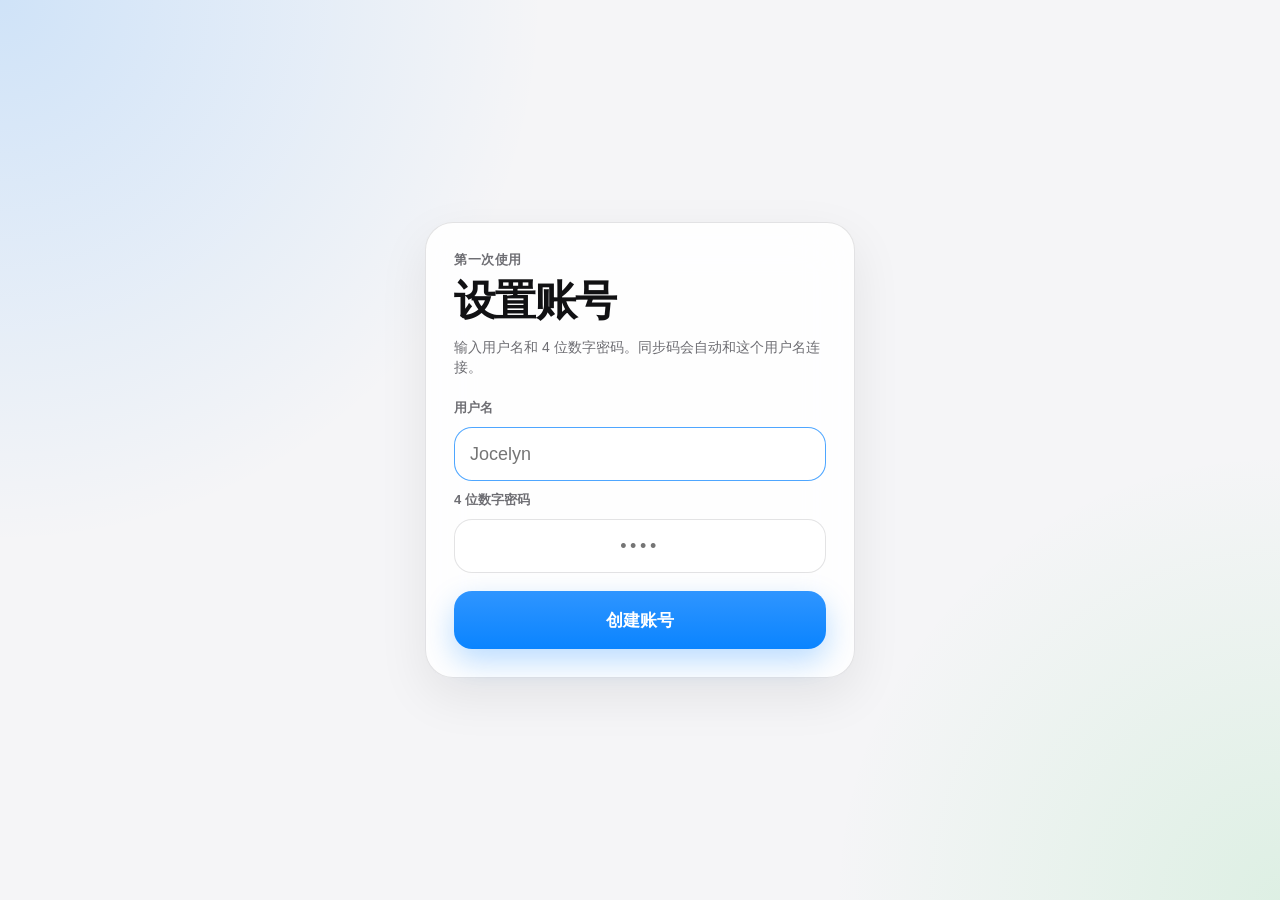
<file: index.html>
<!doctype html>
<html lang="zh-CN">
<head>
  <meta charset="utf-8" />
  <meta name="viewport" content="width=device-width, initial-scale=1, viewport-fit=cover" />
  <meta name="description" content="一个极简、离线可用、支持云端同步的工作打卡 PWA。" />
  <meta name="theme-color" content="#f5f5f7" media="(prefers-color-scheme: light)" />
  <meta name="theme-color" content="#0b0b0f" media="(prefers-color-scheme: dark)" />
  <meta name="apple-mobile-web-app-capable" content="yes" />
  <meta name="apple-mobile-web-app-status-bar-style" content="default" />
  <meta name="apple-mobile-web-app-title" content="上班打卡" />
  <title>上班打卡</title>
  <link rel="manifest" href="./manifest.json" />
  <link rel="apple-touch-icon" href="./icons/apple-touch-icon.png" />
  <link rel="icon" type="image/png" sizes="192x192" href="./icons/icon-192.png" />
  <link rel="stylesheet" href="./style.css" />
</head>
<body>
  <noscript>
    <div class="noscript">这个打卡应用需要启用 JavaScript 才能运行。 / This work clock app needs JavaScript to run.</div>
  </noscript>

  <section class="auth-shell" id="authShell" hidden aria-live="polite">
    <div class="auth-card" id="setupAccountView" hidden>
      <p class="eyebrow" data-i18n="setupEyebrow">第一次使用</p>
      <h1 data-i18n="setupTitle">设置账号</h1>
      <p class="auth-copy" data-i18n="setupCopy">输入用户名和 4 位数字密码。同步码会自动和这个用户名连接。</p>
      <form class="auth-form" id="setupAccountForm">
        <label class="field-label" for="setupUsername" data-i18n="usernameLabel">用户名</label>
        <input class="auth-input" id="setupUsername" type="text" autocomplete="username" placeholder="Jocelyn" data-i18n-placeholder="usernamePlaceholder" />
        <label class="field-label" for="setupPassword" data-i18n="passwordLabel">4 位数字密码</label>
        <input class="auth-input pin-input" id="setupPassword" type="password" inputmode="numeric" pattern="[0-9]{4}" maxlength="4" autocomplete="new-password" placeholder="••••" data-i18n-placeholder="pinPlaceholder" />
        <button class="primary-button auth-submit" type="submit" data-i18n="setupButton">创建账号</button>
      </form>
    </div>

    <div class="auth-card" id="loginUsernameView" hidden>
      <p class="eyebrow" data-i18n="loginEyebrow">欢迎回来</p>
      <h1 data-i18n="loginTitle">用户名</h1>
      <form class="auth-form" id="loginUsernameForm">
        <input class="auth-input" id="loginUsername" type="text" autocomplete="username" placeholder="Jocelyn" data-i18n-placeholder="usernamePlaceholder" />
        <button class="primary-button auth-submit" type="submit" data-i18n="nextButton">下一步</button>
      </form>
    </div>

    <div class="auth-card phone-login-card" id="loginPasswordView" hidden>
      <p class="eyebrow" id="loginPasswordEyebrow">Jocelyn</p>
      <h1 data-i18n="enterPasswordTitle">输入密码</h1>
      <div class="pin-dots" id="pinDots" aria-hidden="true">
        <span></span><span></span><span></span><span></span>
      </div>
      <input class="hidden-pin-input" id="loginPassword" type="password" inputmode="numeric" maxlength="4" autocomplete="current-password" aria-label="4 digit Password" data-i18n-aria-label="passwordLabel" />
      <div class="number-pad" aria-label="Password keypad">
        <button type="button" data-pin="1">1</button>
        <button type="button" data-pin="2">2</button>
        <button type="button" data-pin="3">3</button>
        <button type="button" data-pin="4">4</button>
        <button type="button" data-pin="5">5</button>
        <button type="button" data-pin="6">6</button>
        <button type="button" data-pin="7">7</button>
        <button type="button" data-pin="8">8</button>
        <button type="button" data-pin="9">9</button>
        <button class="pad-action" type="button" id="pinBackButton" data-i18n-aria-label="backspaceButton" aria-label="Delete">⌫</button>
        <button type="button" data-pin="0">0</button>
        <button class="pad-action" type="button" id="pinClearButton" data-i18n="clearButton">清除</button>
      </div>
      <button class="text-button auth-back-button" id="backToUsernameButton" type="button" data-i18n="backButton">返回</button>
    </div>
  </section>

  <div class="app-shell" id="appShell" hidden>
    <header class="topbar" aria-label="应用顶部信息" data-i18n-aria-label="topbarAria">
      <div>
        <p class="eyebrow" id="connectionStatus">本地离线存储</p>
        <h1 data-i18n="appHeading">公主请上班！</h1>
      </div>
      <div class="topbar-actions">
        <div class="language-switch" role="group" aria-label="切换语言" data-i18n-aria-label="languageSwitchAria">
          <button class="language-option active" data-language="zh" type="button" aria-pressed="true">中</button>
          <button class="language-option" data-language="en" type="button" aria-pressed="false">EN</button>
        </div>
        <div class="clock-pill" aria-live="polite">
          <span id="currentTime">--:--</span>
        </div>
        <button class="manager-mode-button" id="managerModeButton" type="button" data-i18n-aria-label="managerModeButton" aria-label="老赖操控">⚙</button>
      </div>
    </header>

    <main>
      <section class="card today-card" aria-labelledby="todayTitle">
        <div class="section-heading">
          <div>
            <p class="eyebrow" data-i18n="todayEyebrow">今天</p>
            <h2 id="todayTitle">--</h2>
          </div>
          <span class="status-badge" id="todayStatus">待打卡</span>
        </div>

        <div class="summary-grid" aria-label="今日打卡摘要" data-i18n-aria-label="summaryAria">
          <div class="summary-item">
            <span data-i18n="clockInLabel">上班</span>
            <strong id="todayIn">--:--</strong>
          </div>
          <div class="summary-item">
            <span data-i18n="clockOutLabel">下班</span>
            <strong id="todayOut">--:--</strong>
          </div>
          <div class="summary-item wide">
            <span data-i18n="durationLabel">今日工时</span>
            <strong id="todayDuration">--</strong>
          </div>
        </div>

        <div class="action-row">
          <button class="primary-button" id="clockInButton" type="button">
            <span class="button-icon">↗</span>
            <span class="button-label" data-i18n="clockInButton">上班打卡</span>
          </button>
          <button class="secondary-button" id="clockOutButton" type="button">
            <span class="button-icon">↘</span>
            <span class="button-label" data-i18n="clockOutButton">下班打卡</span>
          </button>
        </div>

        <div class="manager-panel" id="managerPanel" hidden>
          <div>
            <p class="eyebrow" data-i18n="managerEyebrow">老赖操控</p>
            <p class="manager-copy" data-i18n="managerCopy">受保护操作需要老赖操控密码。</p>
          </div>
          <form class="manager-unlock" id="managerUnlockForm">
            <input class="cloud-input" id="managerPasswordInput" type="password" inputmode="numeric" autocomplete="off" placeholder="密码" data-i18n-placeholder="managerPasswordPlaceholder" aria-label="老赖操控密码" data-i18n-aria-label="managerPasswordLabel" />
            <button class="text-button" type="submit" data-i18n="managerUnlockButton">开启</button>
          </form>
          <div class="manager-actions" id="managerActions" hidden>
            <button class="text-button" id="resetClockInButton" type="button" data-i18n="resetClockInButton">重新上班</button>
            <button class="text-button" id="editDurationButton" type="button" data-i18n="editDurationButton">修改工时</button>
          </div>
          <form class="duration-editor" id="durationEditor" hidden>
            <label>
              <span data-i18n="workStartLabel">开始</span>
              <input class="cloud-input" id="workStartInput" type="time" required />
            </label>
            <label>
              <span data-i18n="workEndLabel">结束</span>
              <input class="cloud-input" id="workEndInput" type="time" required />
            </label>
            <label>
              <span data-i18n="workStartTwoLabel">第二段开始</span>
              <input class="cloud-input" id="workStartTwoInput" type="time" />
            </label>
            <label>
              <span data-i18n="workEndTwoLabel">第二段结束</span>
              <input class="cloud-input" id="workEndTwoInput" type="time" />
            </label>
            <button class="text-button" type="submit" data-i18n="saveDurationButton">保存</button>
          </form>
        </div>

        <p class="hint" id="installHint" data-i18n="installHint">在 iPhone Safari 中点击“分享” → “添加到主屏幕”，即可像 App 一样使用。</p>
      </section>

      <section class="card summary-card" aria-labelledby="workSummaryTitle">
        <button class="summary-toggle" id="summaryToggleButton" type="button" aria-expanded="false" aria-controls="summaryDetails">
          <span>
            <span class="eyebrow" data-i18n="workSummaryEyebrow">汇总</span>
            <span class="summary-toggle-title" id="workSummaryTitle" data-i18n="workSummaryTitle">工时与工资</span>
          </span>
          <span class="summary-toggle-meta">
            <span class="summary-rate" id="salaryRate">$17 / 小时</span>
            <span class="cloud-arrow" id="summaryArrow" aria-hidden="true">⌄</span>
          </span>
        </button>

        <div class="summary-details" id="summaryDetails" hidden>
          <div class="period-summary-grid">
            <article class="period-panel" aria-labelledby="monthSummaryTitle">
              <div class="period-panel-heading">
                <div>
                  <p class="eyebrow" data-i18n="monthlySummaryLabel">本月</p>
                  <h3 id="monthSummaryTitle">--</h3>
                </div>
                <span class="pay-status" id="monthlyPayStatus">--</span>
              </div>
              <div class="summary-metrics">
                <div>
                  <span data-i18n="totalWorkHoursLabel">总工时</span>
                  <strong id="monthlyTotalHours">--</strong>
                </div>
                <div>
                  <span data-i18n="salaryDueLabel">应付工资</span>
                  <strong id="monthlySalaryDue">--</strong>
                </div>
              </div>
              <div class="month-calendar" id="monthlyCalendar" aria-label="Monthly work calendar"></div>
              <button class="text-button pay-toggle-button" id="markMonthPaidButton" type="button" hidden data-i18n="markMonthPaidButton">标记本月已发工资</button>
            </article>

            <article class="period-panel" aria-labelledby="yearSummaryTitle">
              <div class="period-panel-heading">
                <div>
                  <p class="eyebrow" data-i18n="yearlySummaryLabel">今年</p>
                  <h3 id="yearSummaryTitle">--</h3>
                </div>
              </div>
              <div class="summary-metrics">
                <div>
                  <span data-i18n="totalWorkHoursLabel">总工时</span>
                  <strong id="yearlyTotalHours">--</strong>
                </div>
                <div>
                  <span data-i18n="salaryTotalLabel">工资合计</span>
                  <strong id="yearlySalaryDue">--</strong>
                </div>
              </div>
              <div class="year-calendar" id="yearlyCalendar" aria-label="Yearly work calendar"></div>
            </article>
          </div>
        </div>
      </section>

      <section class="card history-card" aria-labelledby="historyTitle">
        <div class="section-heading compact">
          <div>
            <p class="eyebrow" data-i18n="recordsEyebrow">记录</p>
            <h2 id="historyTitle" data-i18n="historyTitle">历史记录</h2>
          </div>
          <div class="toolbar-buttons">
            <button class="text-button" id="cloudSyncButton" type="button" data-i18n="cloudSyncButton">同步云端</button>
            <button class="text-button" id="exportButton" type="button" data-i18n="exportButton">导出 CSV</button>
          </div>
        </div>

        <div class="history-list" id="historyList" aria-live="polite"></div>

        <div class="cloud-sync" id="cloudSyncPanel">
          <button class="cloud-toggle" id="cloudToggleButton" type="button" aria-expanded="false">
            <span class="cloud-sync-status">
              <span class="cloud-dot" id="cloudDot" aria-hidden="true"></span>
              <span>
                <span class="cloud-title" data-i18n="cloudTitle">云端同步</span>
                <span class="cloud-meta" id="cloudStatus">未配置</span>
              </span>
            </span>
            <span class="cloud-arrow" id="cloudArrow" aria-hidden="true">⌄</span>
          </button>
          <div class="cloud-details" id="cloudDetails" hidden>
            <div class="account-strip">
              <span data-i18n="accountLabel">账号</span>
              <strong id="accountName">--</strong>
              <button class="text-button danger-text-button" id="signOutButton" type="button" data-i18n="signOutButton">登出</button>
            </div>
            <div class="cloud-form">
              <input class="cloud-input" id="cloudCodeInput" type="text" autocomplete="off" autocapitalize="characters" spellcheck="false" placeholder="同步码" aria-label="云端同步码" data-i18n-placeholder="syncCodePlaceholder" data-i18n-aria-label="syncCodeAria" />
              <button class="text-button" id="cloudCreateButton" type="button" data-i18n="createSyncCodeButton">生成同步码</button>
              <button id="copySyncCodeButton" class="text-button" type="button" data-i18n="copySyncCodeButton">复制</button>
              <button class="text-button" id="cloudConnectButton" type="button" data-i18n="connectButton">连接</button>
              <button class="text-button danger-text-button" id="cloudDisconnectButton" type="button" hidden data-i18n="disconnectButton">断开</button>
            </div>
            <div class="cloud-destination" id="cloudDestination">
              <span data-i18n="cloudDestinationLabel">同步位置</span>
              <strong id="cloudDestinationText">--</strong>
              <a class="cloud-console-link" id="cloudConsoleLink" href="#" target="_blank" rel="noopener" hidden data-i18n="cloudConsoleLink">查看数据</a>
            </div>
          </div>
        </div>

      </section>
    </main>
  </div>

  <div class="toast" id="toast" role="status" aria-live="polite"></div>

  <div class="update-banner" id="updateBanner" hidden>
    <span data-i18n="updateAvailable">发现新版本</span>
    <button id="reloadButton" type="button" data-i18n="reloadButton">立即更新</button>
  </div>
  
  <script src="./cloud-config.js" defer></script>
  <script src="./script.js" defer></script>
</body>
</html>
</file>
<file: style.css>
:root {
  color-scheme: light dark;
  --bg: #f5f5f7;
  --card: rgba(255, 255, 255, 0.88);
  --card-strong: #ffffff;
  --text: #111113;
  --muted: #6e6e73;
  --line: rgba(60, 60, 67, 0.14);
  --blue: #0a84ff;
  --blue-strong: #0066cc;
  --green: #34c759;
  --orange: #ff9f0a;
  --shadow: 0 18px 50px rgba(0, 0, 0, 0.08);
  --radius-large: 28px;
  --radius-medium: 20px;
  --safe-top: env(safe-area-inset-top, 0px);
  --safe-bottom: env(safe-area-inset-bottom, 0px);
  font-family: -apple-system, BlinkMacSystemFont, "SF Pro Display", "SF Pro Text", "Helvetica Neue", Arial, sans-serif;
}

@media (prefers-color-scheme: dark) {
  :root {
    --bg: #0b0b0f;
    --card: rgba(28, 28, 30, 0.88);
    --card-strong: #1c1c1e;
    --text: #f5f5f7;
    --muted: #98989d;
    --line: rgba(235, 235, 245, 0.13);
    --blue-strong: #409cff;
    --shadow: 0 18px 50px rgba(0, 0, 0, 0.32);
  }
}

* {
  box-sizing: border-box;
}

html {
  min-height: 100%;
  background: var(--bg);
}

body {
  min-height: 100%;
  margin: 0;
  color: var(--text);
  background:
    radial-gradient(circle at top left, rgba(10, 132, 255, 0.16), transparent 34rem),
    radial-gradient(circle at bottom right, rgba(52, 199, 89, 0.12), transparent 28rem),
    var(--bg);
  -webkit-font-smoothing: antialiased;
  text-rendering: optimizeLegibility;
}

button,
input,
textarea,
select {
  font: inherit;
}

button {
  border: 0;
  cursor: pointer;
  -webkit-tap-highlight-color: transparent;
}

button:disabled {
  cursor: not-allowed;
  opacity: 0.55;
}

.noscript {
  margin: 1rem;
  padding: 1rem;
  border-radius: 16px;
  color: #ffffff;
  background: #ff3b30;
}

.app-shell {
  width: min(100%, 720px);
  min-height: 100dvh;
  margin: 0 auto;
  padding: calc(18px + var(--safe-top)) 18px calc(24px + var(--safe-bottom));
}

.auth-shell {
  display: grid;
  min-height: 100dvh;
  place-items: center;
  padding: calc(24px + var(--safe-top)) 18px calc(24px + var(--safe-bottom));
}

.auth-card {
  width: min(100%, 430px);
  padding: 28px;
  border: 1px solid var(--line);
  border-radius: var(--radius-large);
  background: var(--card);
  box-shadow: var(--shadow);
  backdrop-filter: blur(28px);
  -webkit-backdrop-filter: blur(28px);
}

.auth-copy,
.manager-copy {
  margin-top: 8px;
  color: var(--muted);
  font-size: 14px;
  line-height: 1.45;
}

.auth-form {
  display: grid;
  gap: 10px;
  margin-top: 22px;
}

.field-label {
  color: var(--muted);
  font-size: 13px;
  font-weight: 720;
}

.auth-input {
  width: 100%;
  min-height: 54px;
  padding: 0 15px;
  border: 1px solid var(--line);
  border-radius: 18px;
  color: var(--text);
  background: var(--card-strong);
  font-size: 18px;
  outline: none;
}

.auth-input:focus {
  border-color: rgba(10, 132, 255, 0.72);
}

.pin-input {
  letter-spacing: 0.2em;
  text-align: center;
}

.auth-submit {
  margin-top: 8px;
}

.phone-login-card {
  text-align: center;
}

.pin-dots {
  display: flex;
  justify-content: center;
  gap: 14px;
  margin: 26px 0 28px;
}

.pin-dots span {
  width: 13px;
  height: 13px;
  border: 1px solid var(--muted);
  border-radius: 999px;
}

.pin-dots span.filled {
  border-color: var(--text);
  background: var(--text);
}

.hidden-pin-input {
  position: fixed;
  width: 1px;
  height: 1px;
  opacity: 0;
  pointer-events: none;
}

.number-pad {
  display: grid;
  grid-template-columns: repeat(3, 72px);
  justify-content: center;
  gap: 12px;
}

.number-pad button {
  width: 72px;
  height: 58px;
  border-radius: 999px;
  color: var(--text);
  background: rgba(255, 255, 255, 0.58);
  font-size: 24px;
  font-weight: 760;
}

.number-pad .pad-action {
  color: var(--blue-strong);
  font-size: 15px;
}

.auth-back-button {
  margin-top: 18px;
}

.topbar {
  display: flex;
  align-items: center;
  justify-content: space-between;
  gap: 18px;
  margin-bottom: 18px;
}

.topbar-actions {
  flex: none;
  display: flex;
  align-items: center;
  gap: 8px;
}

.language-switch {
  display: inline-flex;
  gap: 2px;
  padding: 3px;
  border: 1px solid var(--line);
  border-radius: 999px;
  background: rgba(255, 255, 255, 0.54);
  backdrop-filter: blur(24px);
  -webkit-backdrop-filter: blur(24px);
}

.language-option {
  min-width: 38px;
  height: 32px;
  padding: 0 10px;
  border-radius: 999px;
  color: var(--muted);
  background: transparent;
  font-size: 13px;
  font-weight: 780;
}

.language-option.active {
  color: #ffffff;
  background: var(--blue);
}

h1,
h2,
p {
  margin: 0;
}

h1 {
  margin-top: 4px;
  font-size: clamp(28px, 7vw, 42px);
  font-weight: 800;
  letter-spacing: -0.04em;
}

h2 {
  font-size: 22px;
  font-weight: 750;
  letter-spacing: -0.025em;
}

.eyebrow {
  color: var(--muted);
  font-size: 13px;
  font-weight: 650;
  letter-spacing: 0.04em;
  text-transform: uppercase;
}

.clock-pill,
.status-badge,
.manager-mode-button {
  flex: none;
  border: 1px solid var(--line);
  border-radius: 999px;
  background: rgba(255, 255, 255, 0.54);
  backdrop-filter: blur(24px);
  -webkit-backdrop-filter: blur(24px);
}

@media (prefers-color-scheme: dark) {
  .language-switch,
  .clock-pill,
  .status-badge,
  .manager-mode-button {
    background: rgba(255, 255, 255, 0.07);
  }
}

.clock-pill {
  min-width: 88px;
  padding: 10px 14px;
  text-align: center;
  color: var(--blue-strong);
  font-size: 18px;
  font-weight: 800;
  letter-spacing: -0.02em;
}

.manager-mode-button {
  width: 38px;
  height: 38px;
  color: var(--muted);
  font-size: 17px;
  font-weight: 800;
}

.manager-mode-button.active {
  color: #ffffff;
  background: var(--green);
}

.card {
  border: 1px solid var(--line);
  border-radius: var(--radius-large);
  background: var(--card);
  box-shadow: var(--shadow);
  backdrop-filter: blur(28px);
  -webkit-backdrop-filter: blur(28px);
}

.today-card {
  padding: 22px;
}

.history-card {
  margin-top: 16px;
  padding: 20px;
}

.summary-card {
  margin-top: 16px;
  overflow: hidden;
}

.section-heading {
  display: flex;
  align-items: flex-start;
  justify-content: space-between;
  gap: 16px;
}

.section-heading.compact {
  align-items: center;
  margin-bottom: 12px;
}

.toolbar-buttons {
  display: flex;
  flex-wrap: wrap;
  justify-content: flex-end;
  gap: 8px;
}

.status-badge {
  padding: 7px 11px;
  color: var(--orange);
  font-size: 13px;
  font-weight: 750;
  white-space: nowrap;
}

.status-badge.done {
  color: var(--green);
}

.status-badge.working {
  color: var(--blue-strong);
}

.summary-grid {
  display: grid;
  grid-template-columns: repeat(2, minmax(0, 1fr));
  gap: 12px;
  margin: 22px 0;
}

.summary-item {
  min-height: 92px;
  padding: 16px;
  border: 1px solid var(--line);
  border-radius: var(--radius-medium);
  background: var(--card-strong);
}

.summary-item.wide {
  grid-column: 1 / -1;
}

.summary-item span {
  display: block;
  color: var(--muted);
  font-size: 13px;
  font-weight: 650;
}

.summary-item strong {
  display: block;
  margin-top: 8px;
  font-size: 30px;
  font-weight: 820;
  letter-spacing: -0.04em;
}

.action-row {
  display: grid;
  grid-template-columns: repeat(2, minmax(0, 1fr));
  gap: 12px;
}

.manager-panel {
  display: grid;
  gap: 12px;
  margin-top: 14px;
  padding: 14px;
  border: 1px solid var(--line);
  border-radius: 18px;
  background: rgba(52, 199, 89, 0.08);
}

.manager-unlock,
.manager-actions,
.duration-editor {
  display: grid;
  grid-template-columns: repeat(2, minmax(0, 1fr));
  gap: 10px;
}

.manager-unlock {
  grid-template-columns: minmax(0, 1fr) auto;
}

.duration-editor {
  grid-template-columns: repeat(2, minmax(0, 1fr));
}

.duration-editor label {
  display: grid;
  gap: 6px;
  color: var(--muted);
  font-size: 13px;
  font-weight: 720;
}

.duration-editor button {
  grid-column: 1 / -1;
}

.primary-button,
.secondary-button {
  min-height: 58px;
  padding: 0 16px;
  border-radius: 18px;
  font-size: 17px;
  font-weight: 780;
  transition: transform 140ms ease, opacity 140ms ease;
}

.primary-button:active,
.secondary-button:active,
.text-button:active {
  transform: scale(0.98);
}

.primary-button {
  color: #ffffff;
  background: linear-gradient(180deg, #2f95ff, #0a84ff);
  box-shadow: 0 12px 30px rgba(10, 132, 255, 0.28);
}

.secondary-button {
  color: var(--blue-strong);
  border: 1px solid rgba(10, 132, 255, 0.24);
  background: rgba(10, 132, 255, 0.1);
}

.button-icon {
  display: inline-flex;
  width: 24px;
  height: 24px;
  align-items: center;
  justify-content: center;
  margin-right: 3px;
  border-radius: 999px;
  background: rgba(255, 255, 255, 0.2);
}

.secondary-button .button-icon {
  background: rgba(10, 132, 255, 0.14);
}

.hint {
  margin-top: 16px;
  color: var(--muted);
  font-size: 13px;
  line-height: 1.45;
}

.text-button {
  padding: 8px 12px;
  border-radius: 999px;
  color: var(--blue-strong);
  background: rgba(10, 132, 255, 0.1);
  font-size: 14px;
  font-weight: 720;
}

.danger-text-button {
  color: #dc2626;
  background: rgba(220, 38, 38, 0.1);
}

.cloud-sync {
  display: grid;
  grid-template-columns: minmax(0, 1fr);
  gap: 0;
  margin-bottom: 14px;
  border: 1px solid var(--line);
  border-radius: 18px;
  background: rgba(10, 132, 255, 0.06);
  overflow: hidden;
}

.cloud-toggle {
  display: flex;
  width: 100%;
  min-width: 0;
  align-items: center;
  justify-content: space-between;
  gap: 12px;
  padding: 16px;
  color: var(--text);
  background: transparent;
  text-align: left;
}

.cloud-sync-status {
  display: flex;
  min-width: 0;
  align-items: center;
  gap: 10px;
}

.cloud-sync-status > span:last-child {
  display: grid;
  min-width: 0;
  gap: 3px;
}

.cloud-arrow {
  flex: none;
  color: var(--blue-strong);
  font-size: 22px;
  font-weight: 800;
  transition: transform 160ms ease;
}

.cloud-arrow.open {
  transform: rotate(180deg);
}

.cloud-details {
  display: grid;
  gap: 14px;
  padding: 0 16px 16px;
}

.account-strip {
  display: grid;
  grid-template-columns: auto minmax(0, 1fr) auto;
  align-items: center;
  gap: 10px;
  padding: 12px;
  border: 1px solid var(--line);
  border-radius: 14px;
  background: var(--card-strong);
  color: var(--muted);
  font-size: 13px;
}

.account-strip strong {
  min-width: 0;
  color: var(--text);
  overflow-wrap: anywhere;
}

.cloud-dot {
  flex: none;
  width: 10px;
  height: 10px;
  border-radius: 999px;
  background: var(--muted);
}

.cloud-dot.ready {
  background: var(--green);
}

.cloud-dot.syncing {
  background: var(--blue);
  animation: pulse 900ms ease-in-out infinite;
}

.cloud-dot.offline,
.cloud-dot.error {
  background: var(--orange);
}

.cloud-title {
  font-size: 14px;
  font-weight: 760;
}

.cloud-meta {
  margin-top: 3px;
  color: var(--muted);
  font-size: 13px;
  line-height: 1.35;
}

.cloud-form {
  display: grid;
  grid-template-columns: minmax(260px, 1fr) auto auto auto;
  gap: 10px;
  align-items: stretch;
}

.cloud-input {
  min-width: 0;
  width: 100%;
  min-height: 44px;
  padding: 0 12px;
  border: 1px solid var(--line);
  border-radius: 14px;
  color: var(--text);
  background: var(--card-strong);
  outline: none;
}

.cloud-input:focus {
  border-color: rgba(10, 132, 255, 0.7);
}

#cloudDisconnectButton {
  justify-self: start;
}

.cloud-destination {
  display: grid;
  grid-template-columns: auto minmax(0, 1fr) auto;
  align-items: start;
  gap: 8px 10px;
  min-width: 0;
  padding: 12px;
  border: 1px solid var(--line);
  border-radius: 14px;
  background: var(--card-strong);
  color: var(--muted);
  font-size: 13px;
  line-height: 1.35;
}

.cloud-destination strong {
  min-width: 0;
  color: var(--text);
  font-weight: 760;
  overflow-wrap: anywhere;
  word-break: break-word;
}

.cloud-console-link {
  justify-self: end;
  color: var(--blue-strong);
  font-weight: 760;
  text-decoration: none;
}

.cloud-console-link:hover {
  text-decoration: underline;
}

.history-list {
  display: grid;
  gap: 10px;
  margin-bottom: 14px;
}

.history-item {
  display: grid;
  grid-template-columns: 1fr auto;
  gap: 12px;
  padding: 14px;
  border: 1px solid var(--line);
  border-radius: 18px;
  background: var(--card-strong);
}

.history-date {
  font-weight: 760;
  letter-spacing: -0.018em;
}

.history-meta {
  margin-top: 6px;
  color: var(--muted);
  font-size: 13px;
  line-height: 1.35;
}

.history-duration {
  align-self: center;
  padding: 7px 10px;
  border-radius: 999px;
  color: var(--blue-strong);
  background: rgba(10, 132, 255, 0.1);
  font-size: 13px;
  font-weight: 760;
  white-space: nowrap;
}

.summary-rate {
  padding: 7px 10px;
  border-radius: 999px;
  color: var(--green);
  background: rgba(52, 199, 89, 0.11);
  font-size: 13px;
  font-weight: 800;
  white-space: nowrap;
}

.summary-toggle {
  display: flex;
  width: 100%;
  min-width: 0;
  align-items: center;
  justify-content: space-between;
  gap: 12px;
  padding: 20px;
  color: var(--text);
  background: transparent;
  text-align: left;
}

.summary-toggle > span:first-child {
  display: grid;
  min-width: 0;
  gap: 4px;
}

.summary-toggle-title {
  font-size: 22px;
  font-weight: 750;
  letter-spacing: -0.025em;
}

.summary-toggle-meta {
  display: inline-flex;
  flex: none;
  align-items: center;
  gap: 8px;
}

.summary-details {
  padding: 0 20px 20px;
}

.period-summary-grid {
  display: grid;
  gap: 12px;
}

.period-panel {
  padding: 14px;
  border: 1px solid var(--line);
  border-radius: 18px;
  background: var(--card-strong);
}

.period-panel-heading {
  display: flex;
  align-items: flex-start;
  justify-content: space-between;
  gap: 12px;
}

.period-panel h3 {
  margin: 3px 0 0;
  font-size: 18px;
  letter-spacing: -0.018em;
}

.pay-status {
  flex: none;
  padding: 7px 10px;
  border-radius: 999px;
  color: var(--orange);
  background: rgba(255, 159, 10, 0.1);
  font-size: 13px;
  font-weight: 780;
  white-space: nowrap;
}

.pay-status.paid {
  color: var(--green);
  background: rgba(52, 199, 89, 0.12);
}

.summary-metrics {
  display: grid;
  grid-template-columns: repeat(2, minmax(0, 1fr));
  gap: 8px;
  margin: 12px 0;
}

.summary-metrics div {
  min-width: 0;
  padding: 10px;
  border: 1px solid var(--line);
  border-radius: 14px;
  background: rgba(10, 132, 255, 0.05);
}

.summary-metrics span {
  display: block;
  color: var(--muted);
  font-size: 12px;
  font-weight: 680;
}

.summary-metrics strong {
  display: block;
  margin-top: 5px;
  font-size: 18px;
  font-weight: 820;
  letter-spacing: -0.025em;
  overflow-wrap: anywhere;
}

.month-calendar {
  display: grid;
  grid-template-columns: repeat(7, minmax(0, 1fr));
  gap: 6px;
  margin-top: 12px;
}

.calendar-day {
  display: grid;
  aspect-ratio: 1;
  min-width: 0;
  place-items: center;
  border: 1px solid var(--line);
  border-radius: 10px;
  color: var(--muted);
  background: rgba(128, 128, 128, 0.05);
  font-size: 12px;
  font-weight: 760;
}

.calendar-day.worked {
  border-color: rgba(52, 199, 89, 0.52);
  color: #ffffff;
  background: var(--green);
}

.calendar-day.placeholder {
  border-color: transparent;
  background: transparent;
}

.year-calendar {
  display: grid;
  grid-template-columns: repeat(3, minmax(0, 1fr));
  gap: 8px;
  margin-top: 12px;
}

.year-month {
  min-width: 0;
  padding: 10px;
  border: 1px solid var(--line);
  border-radius: 14px;
  color: var(--muted);
  background: rgba(128, 128, 128, 0.05);
}

.year-month.worked {
  border-color: rgba(52, 199, 89, 0.42);
  color: var(--text);
  background: rgba(52, 199, 89, 0.12);
}

.year-month span,
.year-month strong {
  display: block;
}

.year-month span {
  font-size: 13px;
  font-weight: 800;
}

.year-month strong {
  margin-top: 4px;
  font-size: 12px;
  font-weight: 700;
}

.pay-toggle-button {
  width: 100%;
  margin-top: 12px;
}

.empty-state {
  padding: 22px 14px;
  border: 1px dashed var(--line);
  border-radius: 18px;
  color: var(--muted);
  text-align: center;
  line-height: 1.55;
}

.toast {
  position: fixed;
  right: 18px;
  bottom: calc(22px + var(--safe-bottom));
  left: 18px;
  z-index: 20;
  max-width: 420px;
  margin: 0 auto;
  padding: 14px 16px;
  border: 1px solid var(--line);
  border-radius: 18px;
  color: var(--text);
  background: var(--card-strong);
  box-shadow: var(--shadow);
  opacity: 0;
  pointer-events: none;
  transform: translateY(16px);
  transition: opacity 180ms ease, transform 180ms ease;
}

.toast.show {
  opacity: 1;
  transform: translateY(0);
}

.update-banner {
  position: fixed;
  right: 18px;
  bottom: calc(18px + var(--safe-bottom));
  left: 18px;
  z-index: 30;
  display: flex;
  max-width: 420px;
  margin: 0 auto;
  align-items: center;
  justify-content: space-between;
  gap: 12px;
  padding: 12px;
  border: 1px solid var(--line);
  border-radius: 20px;
  background: var(--card-strong);
  box-shadow: var(--shadow);
}

.update-banner button {
  padding: 9px 12px;
  border-radius: 999px;
  color: #ffffff;
  background: var(--blue);
  font-weight: 750;
}

@media (max-width: 380px) {
  .app-shell {
    padding-right: 12px;
    padding-left: 12px;
  }

  .topbar {
    align-items: flex-start;
  }

  .topbar-actions {
    flex-direction: column;
    align-items: flex-end;
  }

  .today-card,
  .history-card {
    padding: 16px;
  }

  .summary-toggle {
    padding: 16px;
  }

  .summary-details {
    padding: 0 16px 16px;
  }

  .action-row {
    grid-template-columns: 1fr;
  }

  .manager-actions,
  .duration-editor {
    grid-template-columns: 1fr;
  }
}

.history-actions {
  display: flex;
  align-items: center;
  gap: 12px;
}

.delete-history-btn {
  border: none;
  background: #fee2e2;
  color: #dc2626;
  border-radius: 999px;
  padding: 8px 12px;
  font-weight: 700;
  cursor: pointer;
}

.delete-history-btn:hover {
  background: #fecaca;
}

.hidden {
  display: none !important;
}

[hidden] {
  display: none !important;
}

@keyframes pulse {
  0%,
  100% {
    transform: scale(1);
    opacity: 1;
  }

  50% {
    transform: scale(1.35);
    opacity: 0.62;
  }
}

@media (max-width: 460px) {
  .section-heading.compact {
    align-items: stretch;
    flex-direction: column;
  }

  .toolbar-buttons {
    justify-content: stretch;
  }

  .toolbar-buttons .text-button {
    flex: 1;
  }

  .cloud-form {
    grid-template-columns: 1fr;
  }

  .cloud-destination {
    grid-template-columns: 1fr;
  }

  .account-strip {
    grid-template-columns: 1fr;
  }

  .cloud-console-link {
    grid-column: 1;
    justify-self: start;
  }

  .history-item {
    grid-template-columns: 1fr;
  }

  .history-actions {
    justify-content: space-between;
  }

  .summary-metrics,
  .year-calendar {
    grid-template-columns: 1fr;
  }

  .period-panel-heading {
    align-items: stretch;
    flex-direction: column;
  }

  .pay-status {
    align-self: start;
  }
}
</file>
